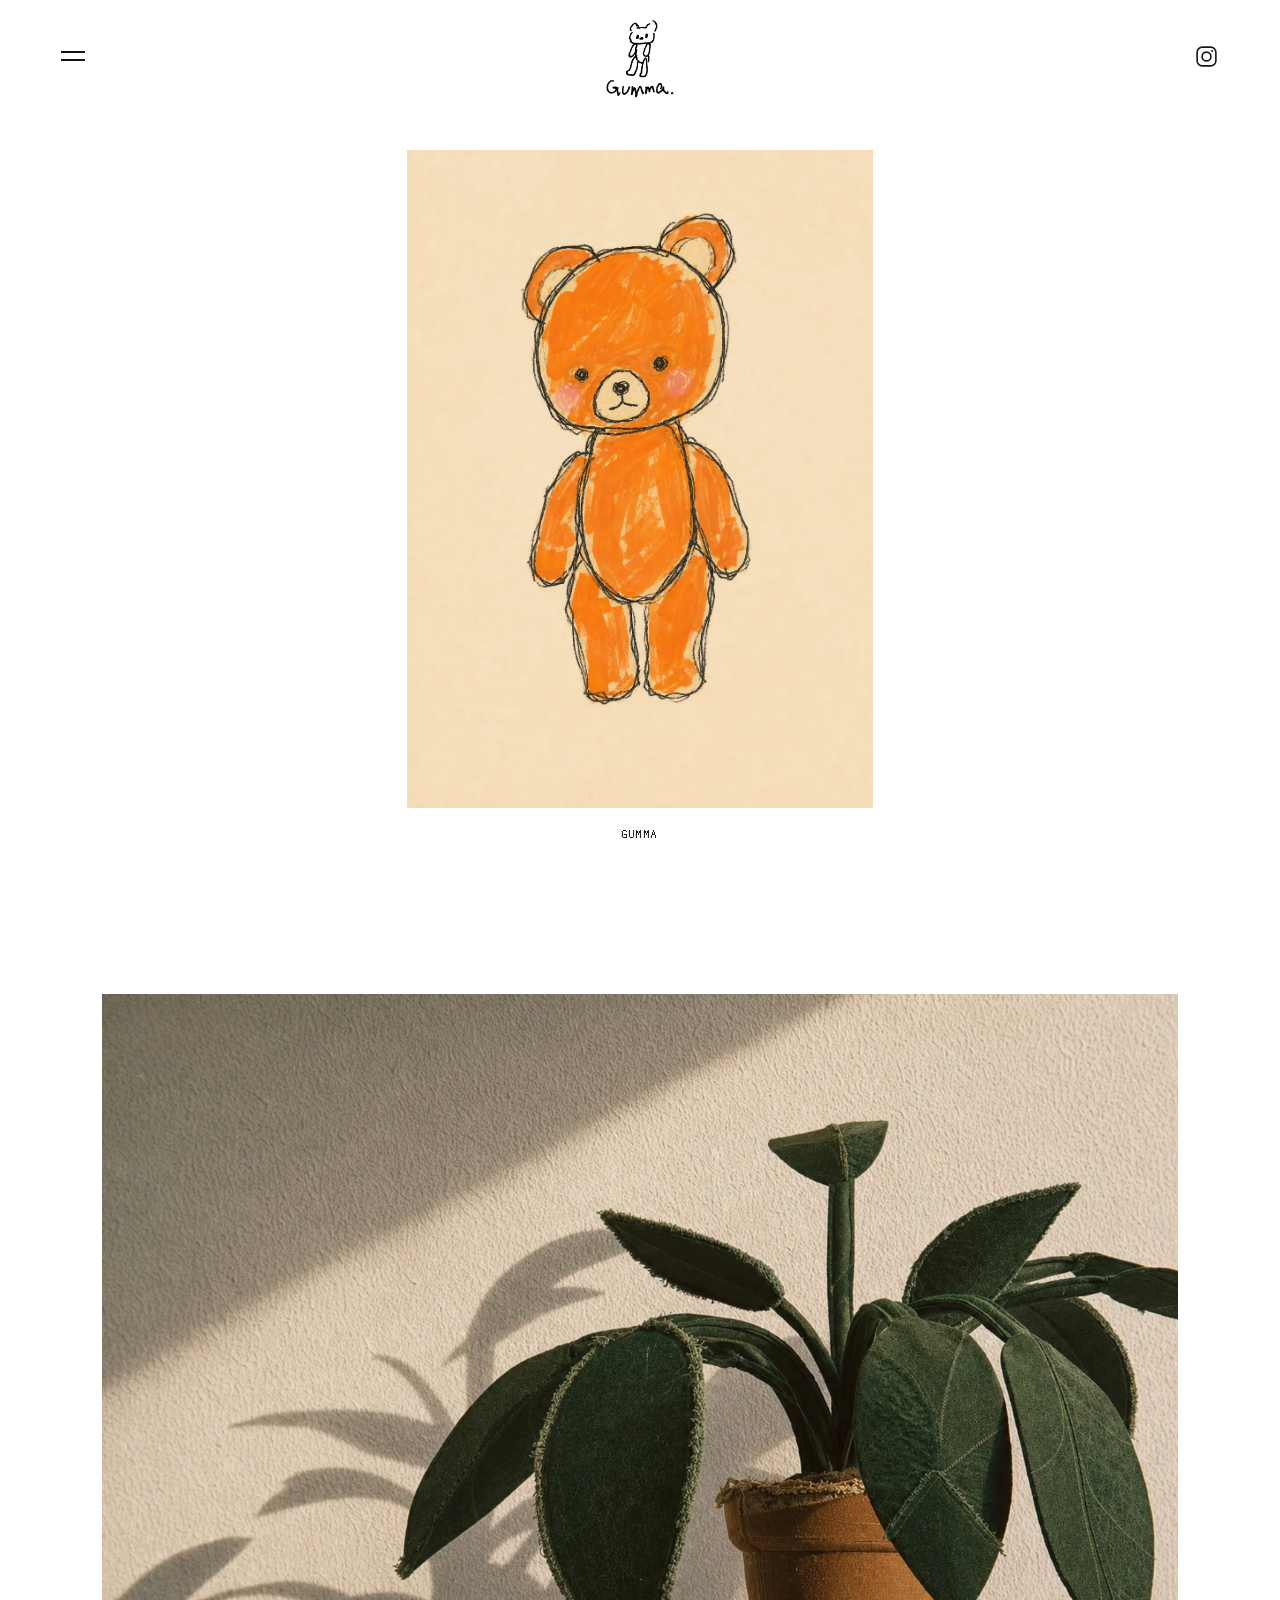
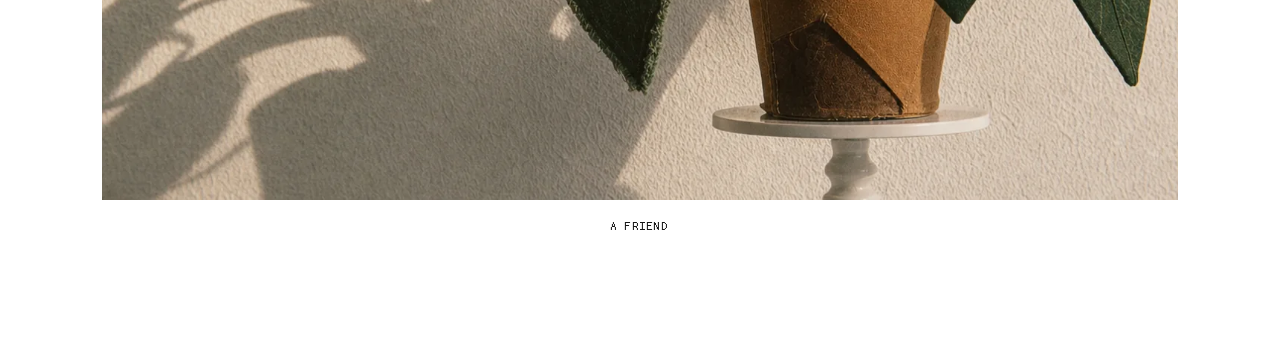
<file: index.html>
<!doctype html>
<html lang="zh-CN">
  <head>
    <meta charset="UTF-8" />
    <meta name="viewport" content="width=device-width, initial-scale=1.0" />
    <meta name="description" content="Gumma illustration studio." />
    <title>Gumma</title>
    <link
      rel="preload"
      as="image"
      href="assets/1.webp?v=20260821-7"
      type="image/webp"
      fetchpriority="high"
    />
    <link rel="stylesheet" href="styles.css?v=20260821-13" />
    <script src="drawer.js?v=20260821-8" defer></script>
  </head>
  <body>
    <header class="site-header">
      <div class="header-left">
        <button
          class="drawer-toggle"
          type="button"
          aria-label="Open menu"
          aria-expanded="false"
          aria-controls="site-drawer"
          data-drawer-toggle
        >
          <span></span>
          <span></span>
        </button>
      </div>

      <a class="logo" href="./" aria-label="Gumma 首页">
        <img src="assets/logo.png?v=20260819-2" alt="Gumma" />
      </a>

      <a
        class="instagram-link"
        href="https://www.instagram.com/gumma.art?igsh=MWczbzkza3F4bHZzZQ%3D%3D&amp;utm_source=qr"
        target="_blank"
        rel="noopener noreferrer"
        aria-label="在新窗口打开 Instagram"
      >
        <svg viewBox="0 0 24 24" aria-hidden="true">
          <rect x="3" y="3" width="18" height="18" rx="5"></rect>
          <circle cx="12" cy="12" r="4.25"></circle>
          <circle class="ig-dot" cx="17.4" cy="6.7" r="1"></circle>
        </svg>
      </a>
    </header>

    <div class="drawer-backdrop" data-drawer-backdrop></div>
    <aside
      class="site-drawer"
      id="site-drawer"
      aria-hidden="true"
      tabindex="-1"
      data-drawer
    >
      <nav class="drawer-nav" aria-label="Site navigation">
        <a class="drawer-item" href="blog.html">Blog</a>
        <a class="drawer-item" href="contact.html">Contact</a>
      </nav>
    </aside>

    <main class="home-main">
      <section class="home-gallery" aria-label="Featured artwork">
        <article class="home-project home-project--portrait">
          <a
            class="home-project-link"
            href="project.html?project=gumma"
            aria-label="View the Gumma project"
          >
            <picture class="home-project-media">
              <source srcset="assets/1.webp?v=20260821-7" type="image/webp" />
              <img
                src="assets/1.png?v=20260821-7"
                alt="Gumma illustrated bear"
                width="1055"
                height="1491"
                loading="eager"
                fetchpriority="high"
                decoding="sync"
              />
            </picture>

            <span class="home-project-cta" aria-hidden="true">
              <span>Gumma</span>
            </span>
          </a>
        </article>

        <article class="home-project home-project--landscape">
          <a
            class="home-project-link"
            href="project.html?project=plant"
            aria-label="View the Silver Queen project"
          >
            <picture class="home-project-media">
              <source srcset="assets/2.webp?v=20260821-11" type="image/webp" />
              <img
                src="assets/2.png?v=20260821-11"
                alt="Silver Queen handcrafted plant in warm sunlight"
                width="1448"
                height="1086"
                loading="lazy"
                decoding="async"
              />
            </picture>

            <span class="home-project-cta" aria-hidden="true">
              <span>A Friend</span>
            </span>
          </a>
        </article>
      </section>
    </main>
  </body>
</html>
</file>
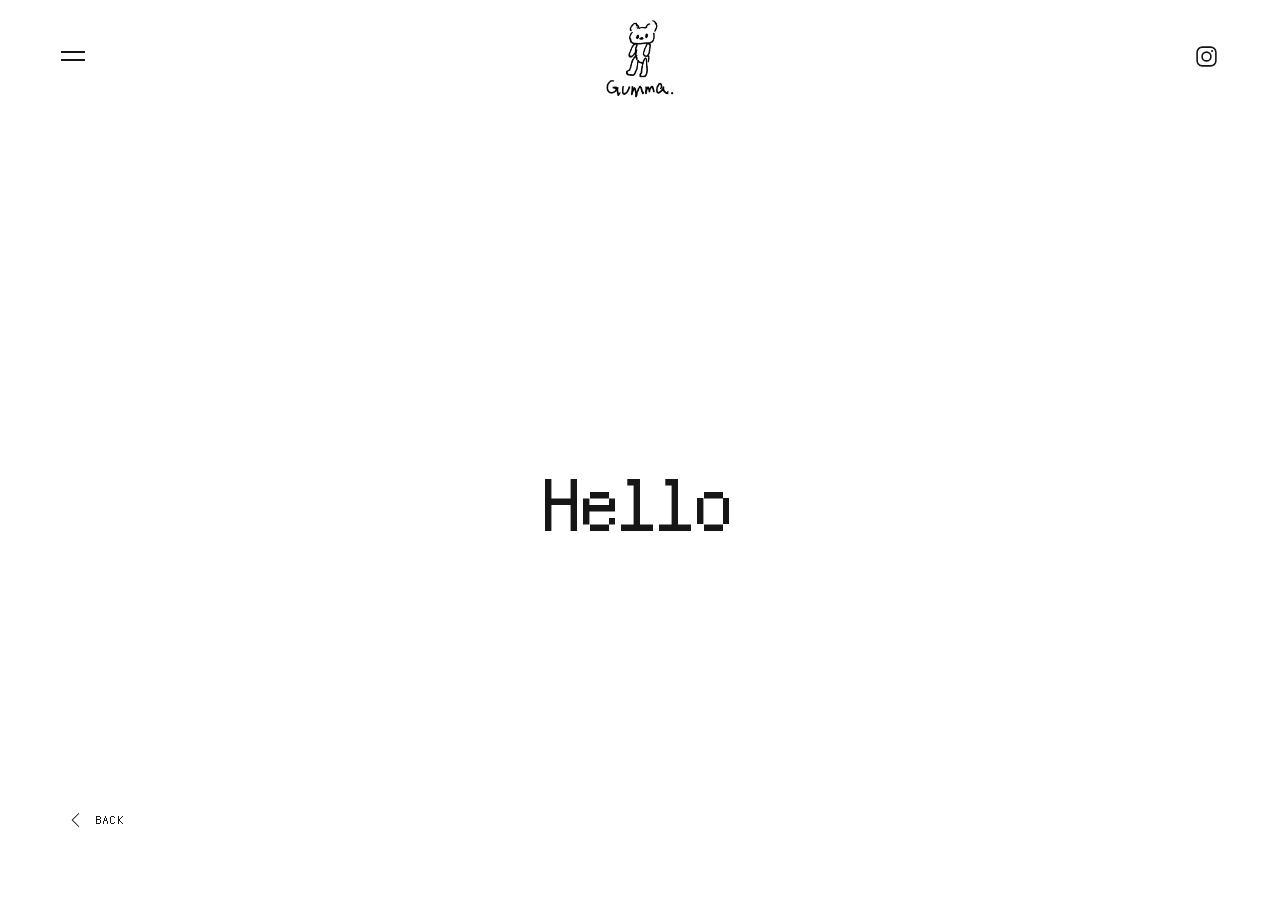
<file: blog.html>
<!doctype html>
<html lang="en">
  <head>
    <meta charset="UTF-8" />
    <meta name="viewport" content="width=device-width, initial-scale=1.0" />
    <meta name="description" content="Gumma blog." />
    <title>Blog — Gumma</title>
    <link rel="stylesheet" href="styles.css?v=20260821-13" />
    <script src="drawer.js?v=20260821-8" defer></script>
  </head>
  <body class="coming-soon-page">
    <header class="site-header">
      <div class="header-left">
        <button
          class="drawer-toggle"
          type="button"
          aria-label="Open menu"
          aria-expanded="false"
          aria-controls="site-drawer"
          data-drawer-toggle
        >
          <span></span>
          <span></span>
        </button>
      </div>

      <a class="logo" href="./" aria-label="Gumma homepage">
        <img src="assets/logo.png?v=20260819-2" alt="Gumma" />
      </a>

      <a
        class="instagram-link"
        href="https://www.instagram.com/gumma.art?igsh=MWczbzkza3F4bHZzZQ%3D%3D&amp;utm_source=qr"
        target="_blank"
        rel="noopener noreferrer"
        aria-label="Open Instagram in a new tab"
      >
        <svg viewBox="0 0 24 24" aria-hidden="true">
          <rect x="3" y="3" width="18" height="18" rx="5"></rect>
          <circle cx="12" cy="12" r="4.25"></circle>
          <circle class="ig-dot" cx="17.4" cy="6.7" r="1"></circle>
        </svg>
      </a>
    </header>

    <div class="drawer-backdrop" data-drawer-backdrop></div>
    <aside
      class="site-drawer"
      id="site-drawer"
      aria-hidden="true"
      tabindex="-1"
      data-drawer
    >
      <nav class="drawer-nav" aria-label="Site navigation">
        <a class="drawer-item" href="blog.html" aria-current="page">Blog</a>
        <a class="drawer-item" href="contact.html">Contact</a>
      </nav>
    </aside>

    <main class="coming-soon-main">
      <h1>Hello</h1>

      <nav class="coming-soon-navigation" aria-label="Page navigation">
        <a class="project-nav-link project-nav-link--back" href="./">
          <svg viewBox="0 0 32 32" aria-hidden="true">
            <path d="M20 7 11 16l9 9"></path>
          </svg>
          <span>Back</span>
        </a>
      </nav>
    </main>
  </body>
</html>
</file>
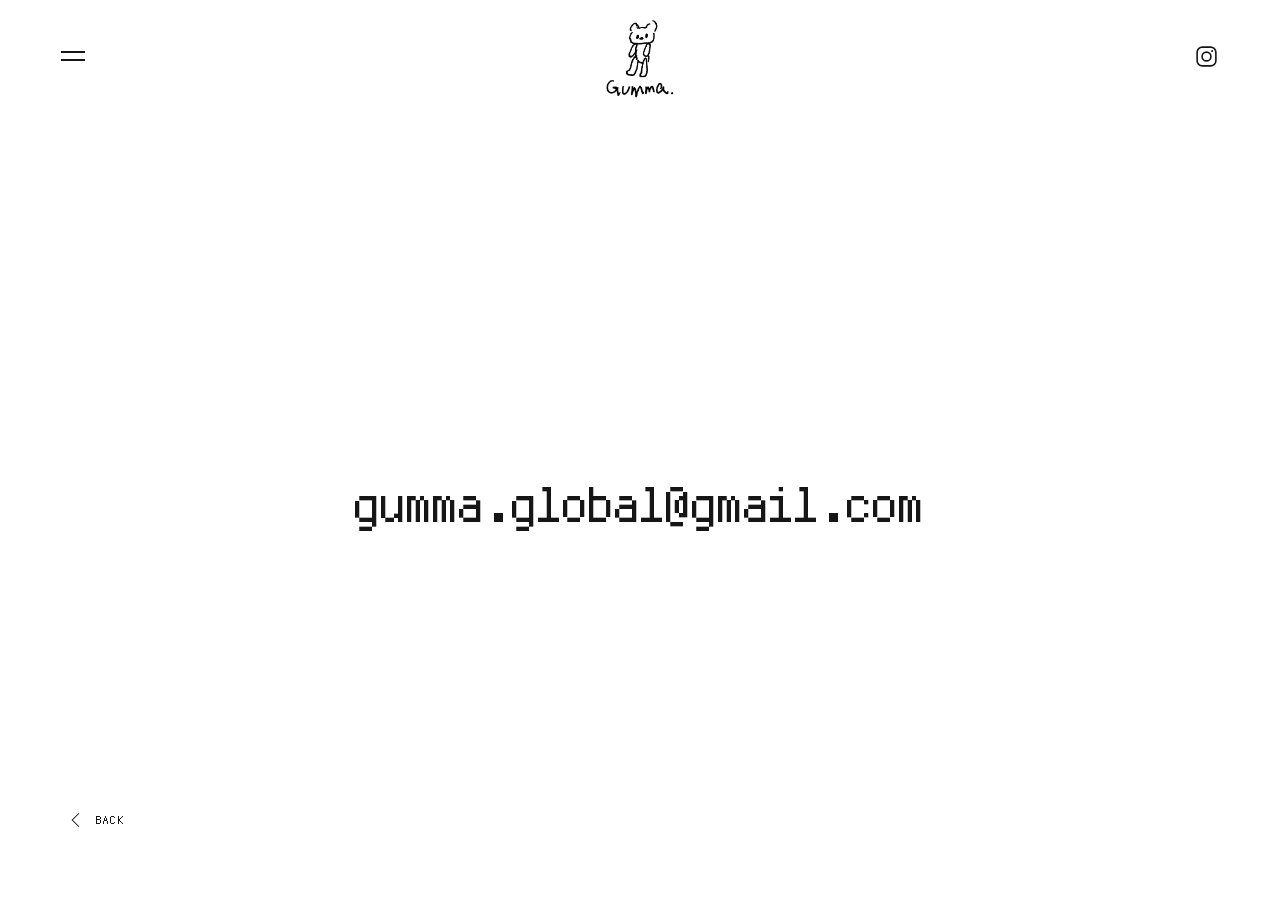
<file: contact.html>
<!doctype html>
<html lang="en">
  <head>
    <meta charset="UTF-8" />
    <meta name="viewport" content="width=device-width, initial-scale=1.0" />
    <meta name="description" content="Contact Gumma." />
    <title>Contact — Gumma</title>
    <link rel="stylesheet" href="styles.css?v=20260821-13" />
    <script src="drawer.js?v=20260821-8" defer></script>
  </head>
  <body class="coming-soon-page">
    <header class="site-header">
      <div class="header-left">
        <button
          class="drawer-toggle"
          type="button"
          aria-label="Open menu"
          aria-expanded="false"
          aria-controls="site-drawer"
          data-drawer-toggle
        >
          <span></span>
          <span></span>
        </button>
      </div>

      <a class="logo" href="./" aria-label="Gumma homepage">
        <img src="assets/logo.png?v=20260819-2" alt="Gumma" />
      </a>

      <a
        class="instagram-link"
        href="https://www.instagram.com/gumma.art?igsh=MWczbzkza3F4bHZzZQ%3D%3D&amp;utm_source=qr"
        target="_blank"
        rel="noopener noreferrer"
        aria-label="Open Instagram in a new tab"
      >
        <svg viewBox="0 0 24 24" aria-hidden="true">
          <rect x="3" y="3" width="18" height="18" rx="5"></rect>
          <circle cx="12" cy="12" r="4.25"></circle>
          <circle class="ig-dot" cx="17.4" cy="6.7" r="1"></circle>
        </svg>
      </a>
    </header>

    <div class="drawer-backdrop" data-drawer-backdrop></div>
    <aside
      class="site-drawer"
      id="site-drawer"
      aria-hidden="true"
      tabindex="-1"
      data-drawer
    >
      <nav class="drawer-nav" aria-label="Site navigation">
        <a class="drawer-item" href="blog.html">Blog</a>
        <a class="drawer-item" href="contact.html" aria-current="page">Contact</a>
      </nav>
    </aside>

    <main class="coming-soon-main">
      <h1 class="contact-address">
        <a href="mailto:gumma.global@gmail.com">gumma.global@gmail.com</a>
      </h1>

      <nav class="coming-soon-navigation" aria-label="Page navigation">
        <a class="project-nav-link project-nav-link--back" href="./">
          <svg viewBox="0 0 32 32" aria-hidden="true">
            <path d="M20 7 11 16l9 9"></path>
          </svg>
          <span>Back</span>
        </a>
      </nav>
    </main>
  </body>
</html>
</file>
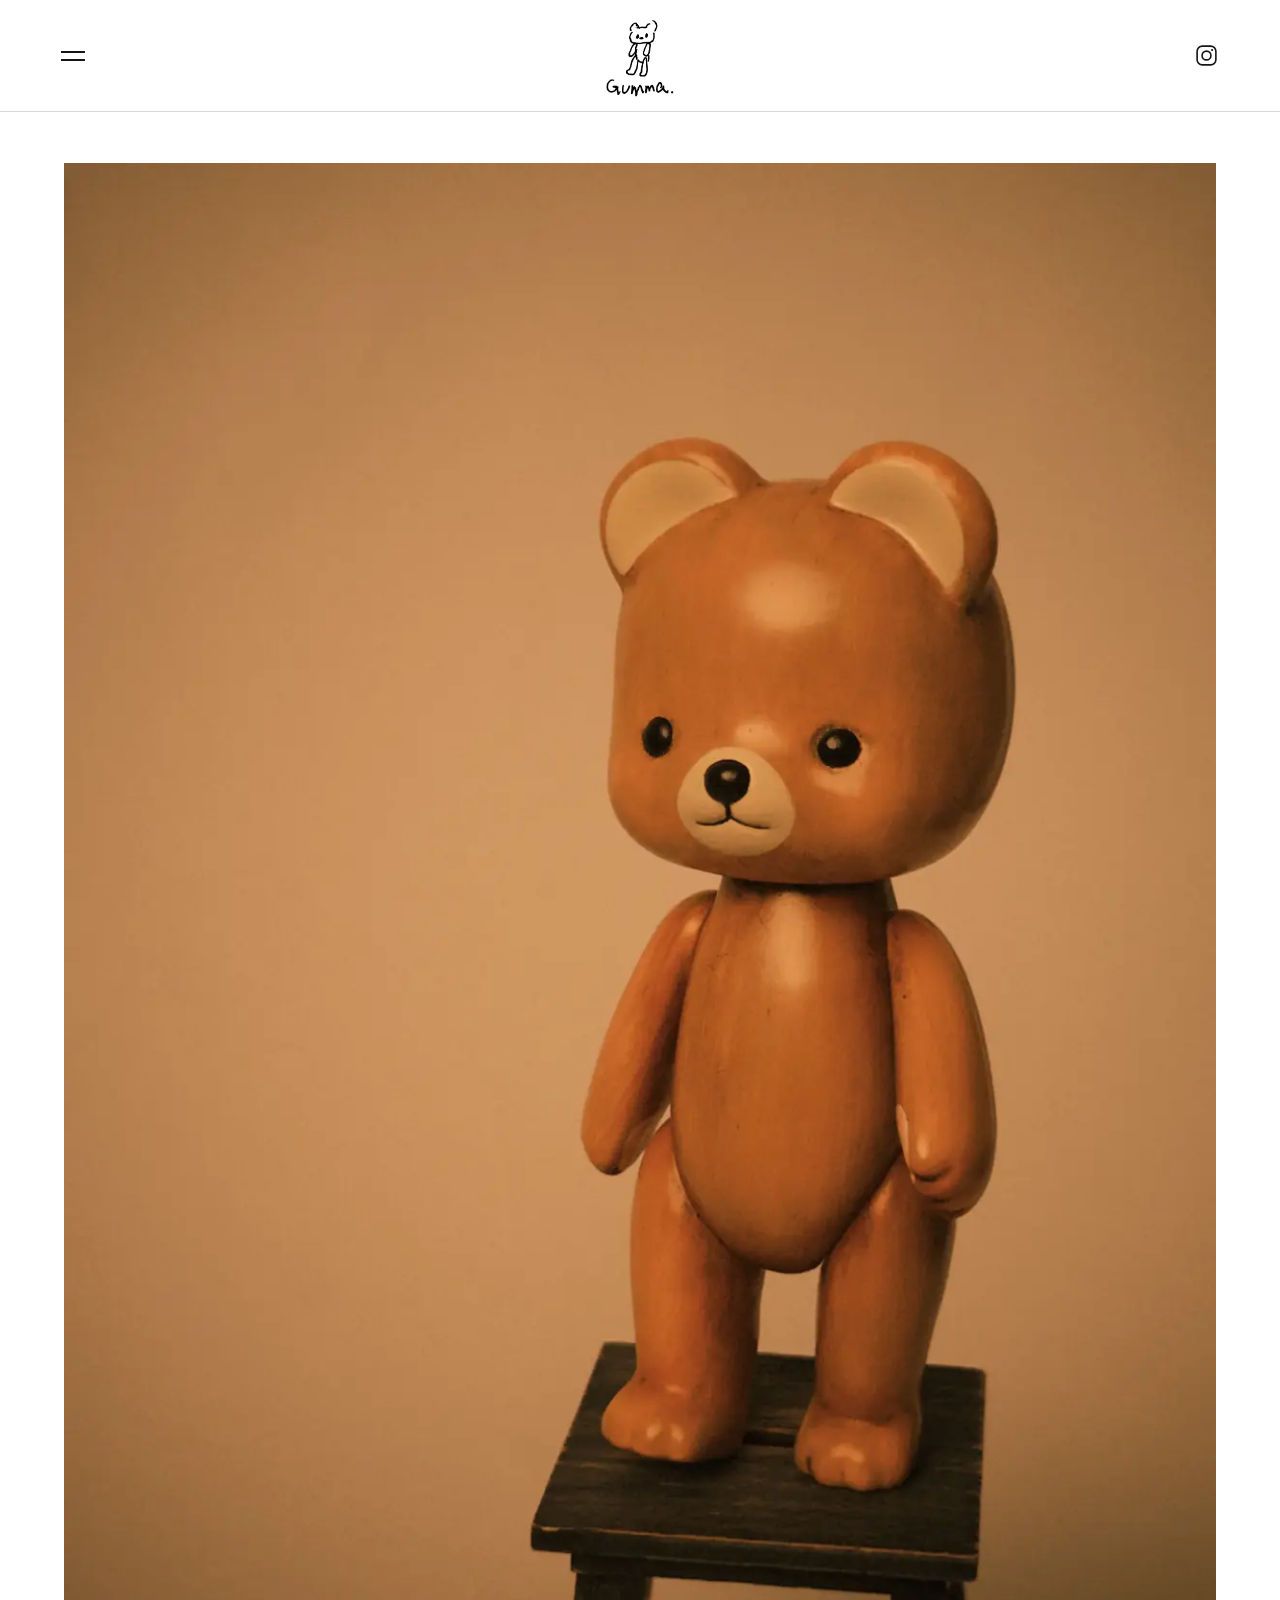
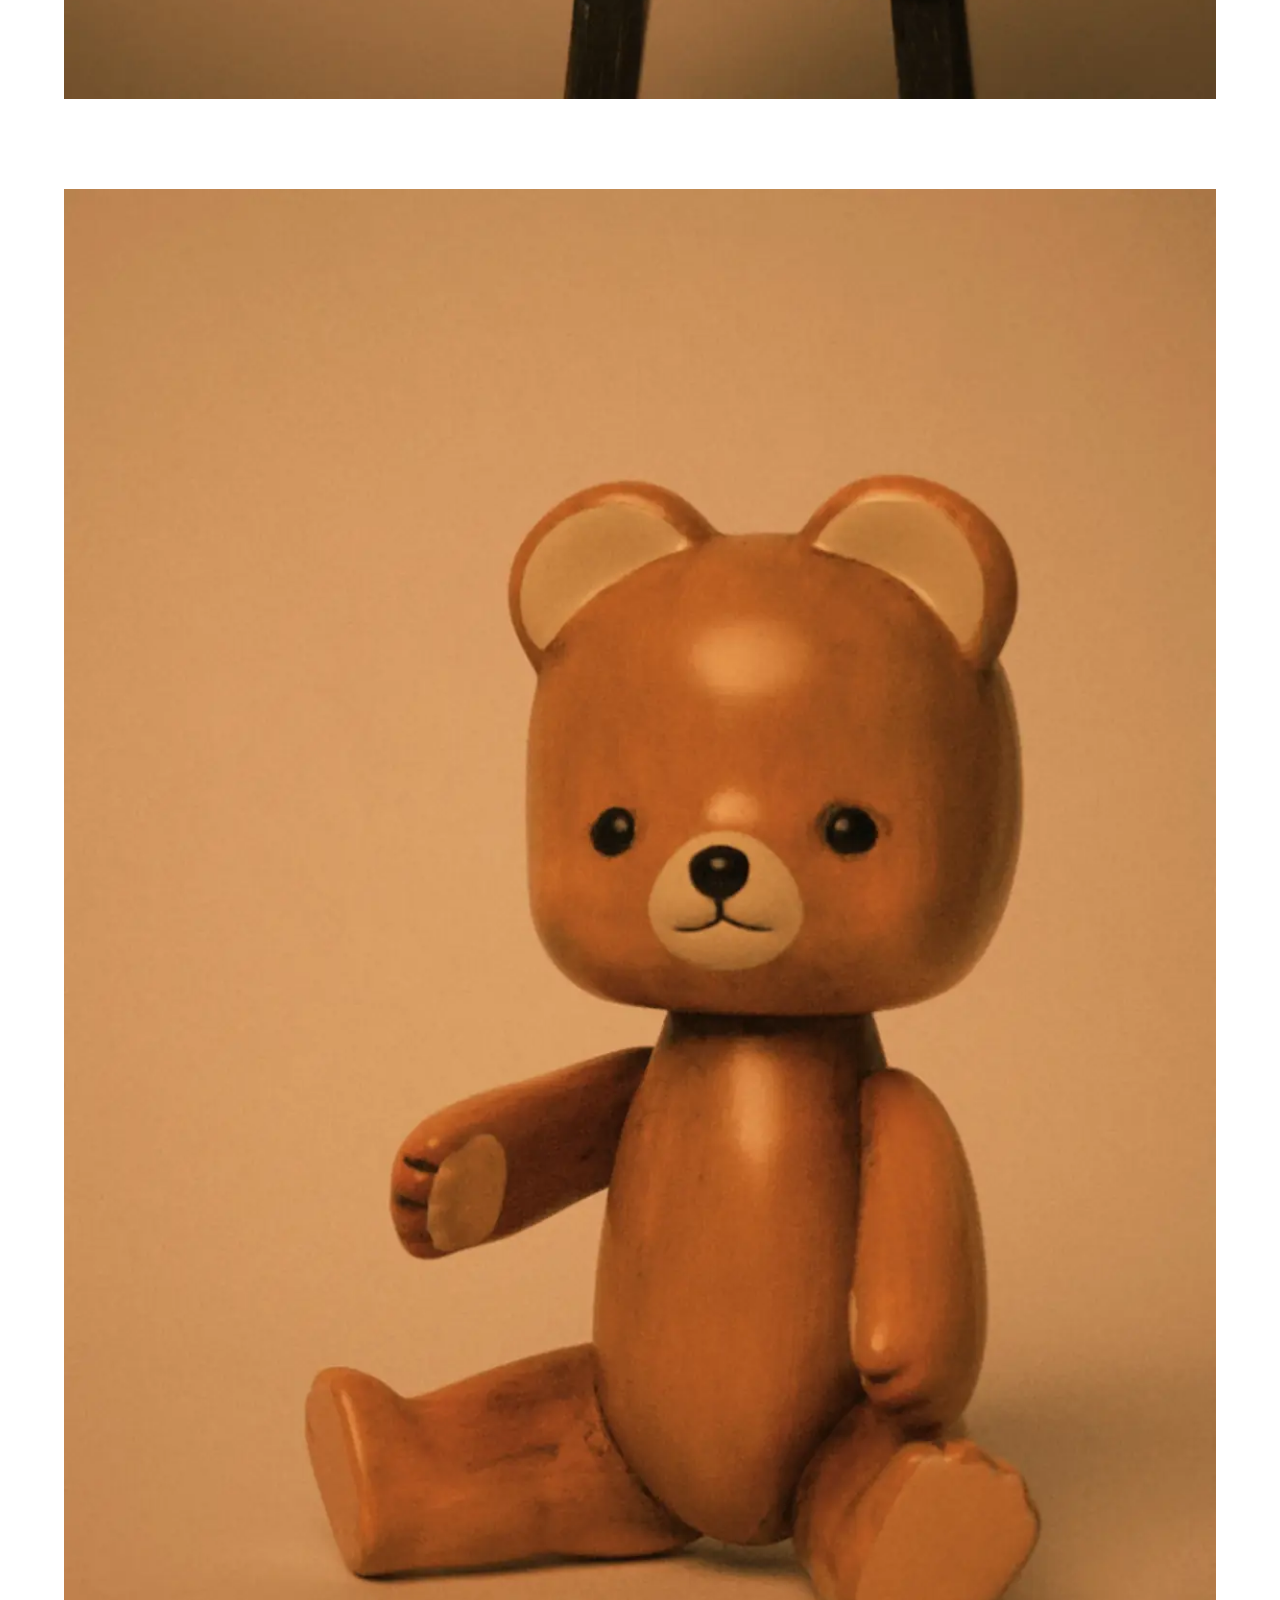
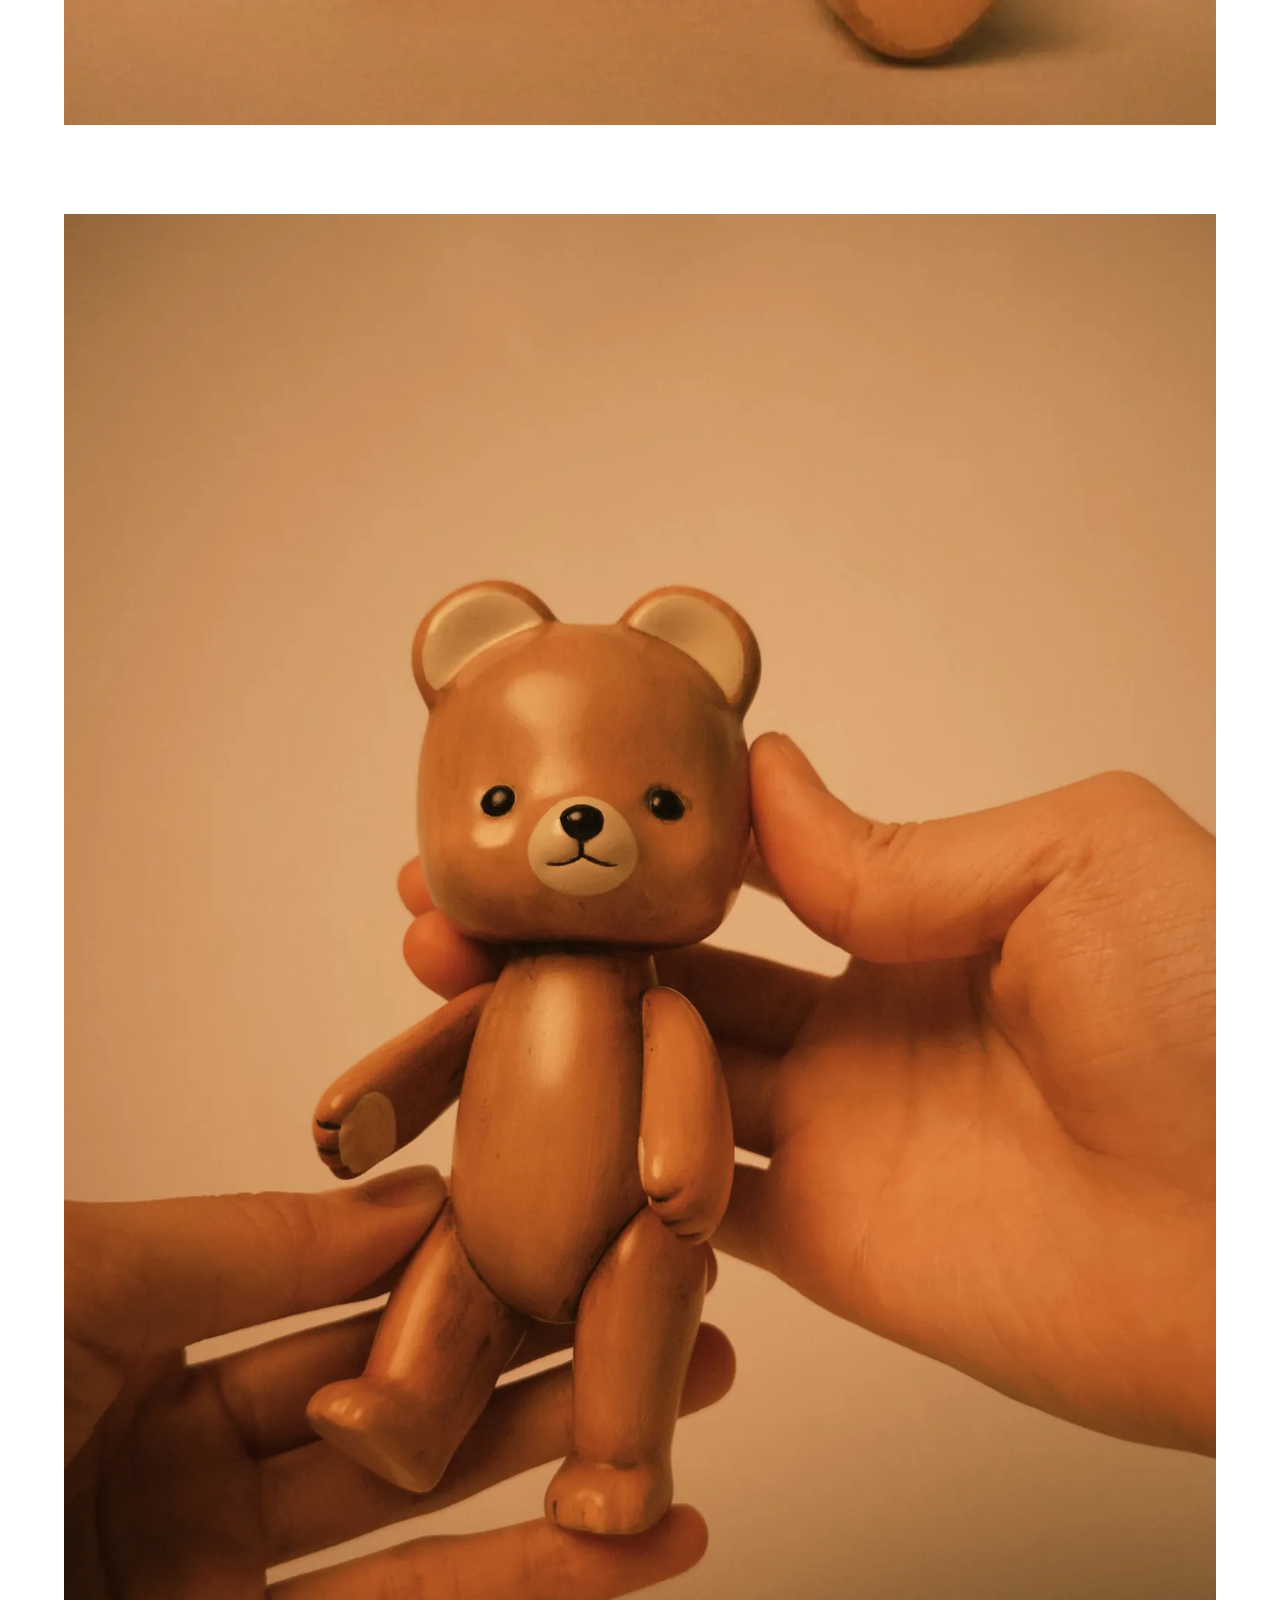
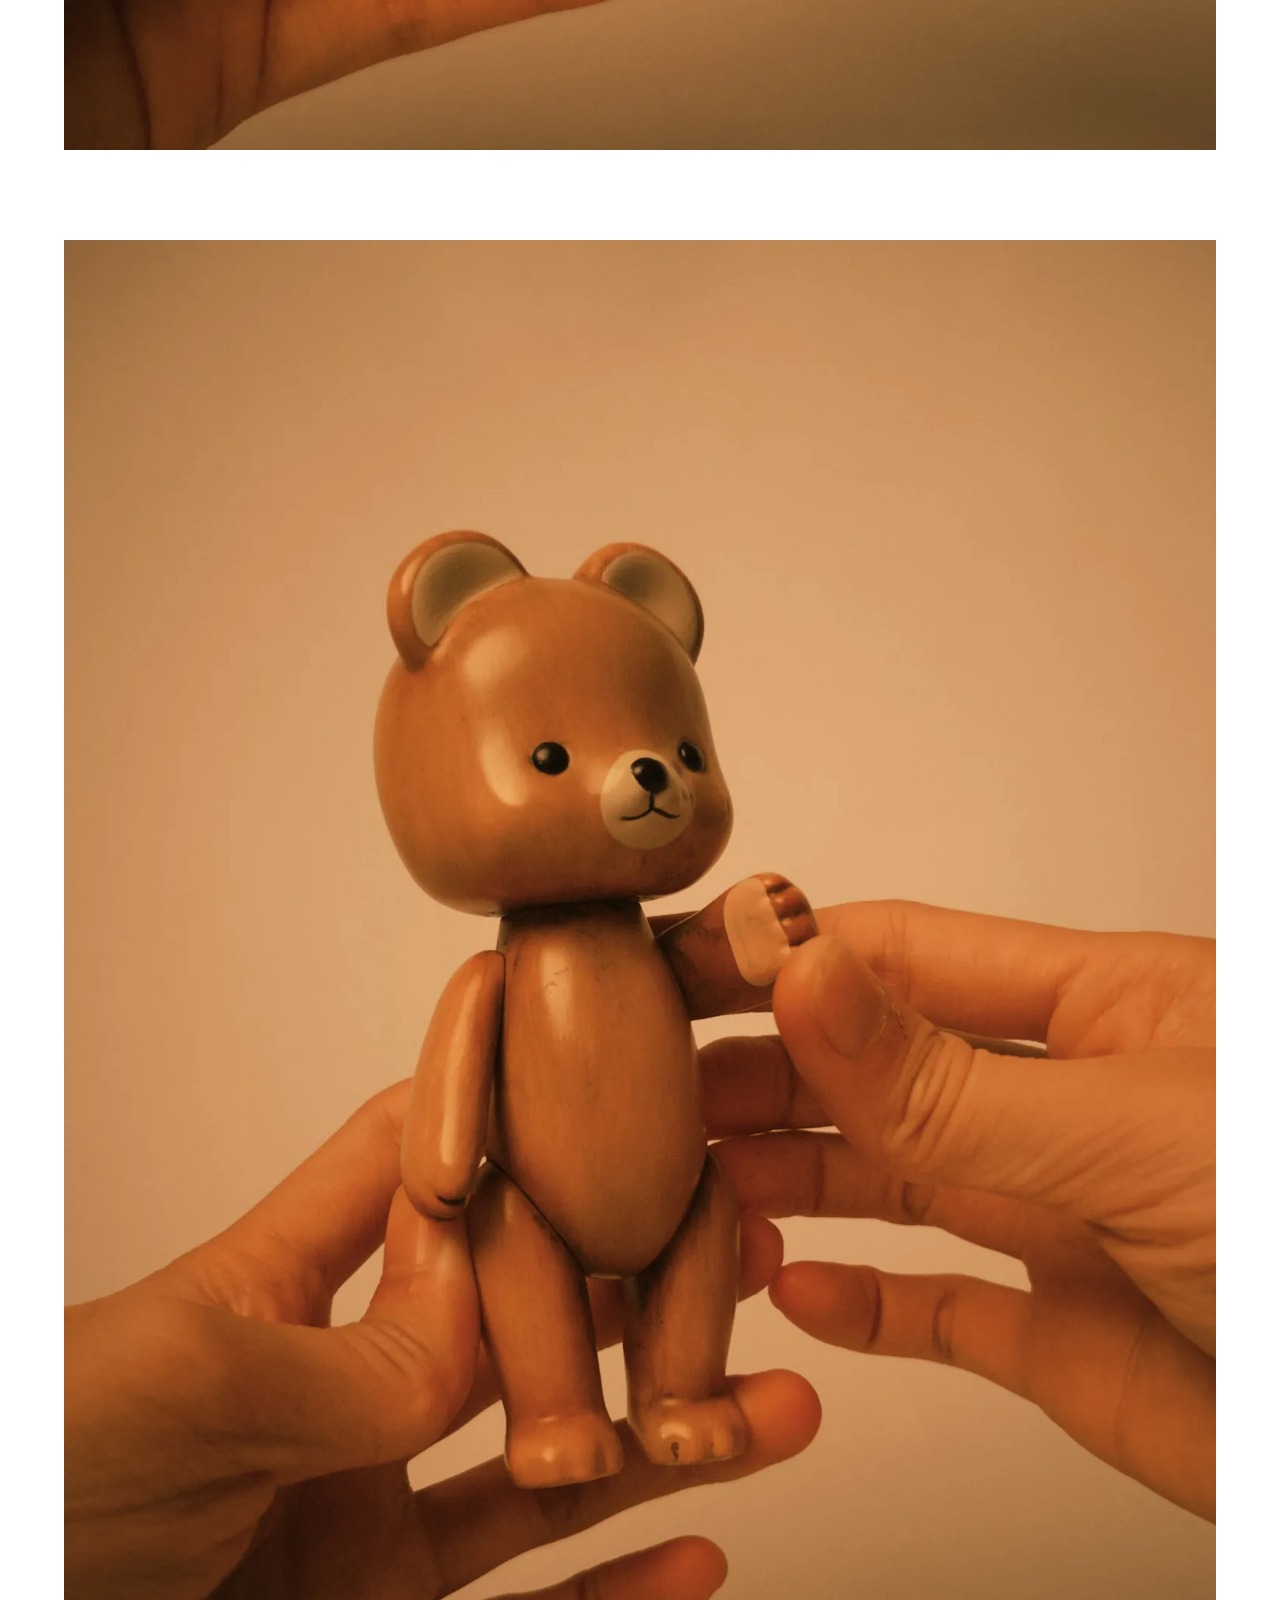
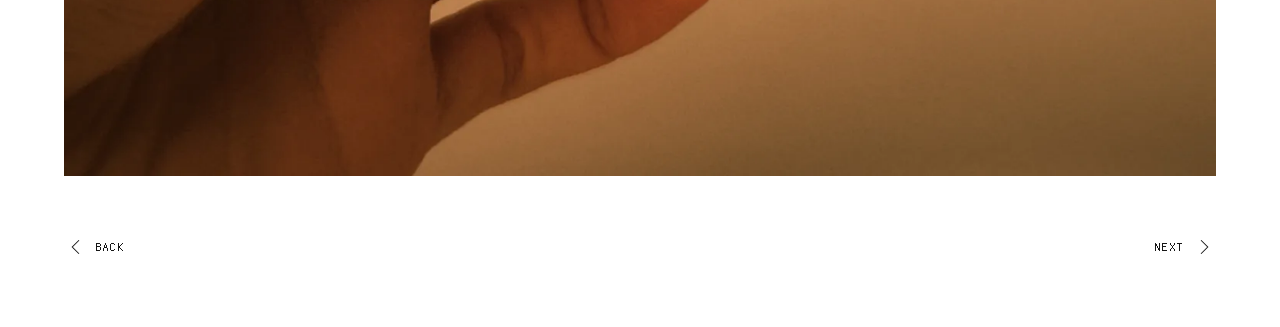
<file: project.html>
<!doctype html>
<html lang="en">
  <head>
    <meta charset="UTF-8" />
    <meta name="viewport" content="width=device-width, initial-scale=1.0" />
    <meta name="description" content="Gumma project details." />
    <title>Project — Gumma</title>
    <link rel="stylesheet" href="styles.css?v=20260821-13" />
    <script src="drawer.js?v=20260821-8" defer></script>
    <script src="project.js?v=20260821-16" defer></script>
  </head>
  <body class="project-page">
    <header class="site-header project-site-header">
      <div class="header-left">
        <button
          class="drawer-toggle"
          type="button"
          aria-label="Open menu"
          aria-expanded="false"
          aria-controls="site-drawer"
          data-drawer-toggle
        >
          <span></span>
          <span></span>
        </button>
      </div>

      <a class="logo" href="./" aria-label="Gumma homepage">
        <img src="assets/logo.png?v=20260819-2" alt="Gumma" />
      </a>

      <a
        class="instagram-link"
        href="https://www.instagram.com/gumma.art?igsh=MWczbzkza3F4bHZzZQ%3D%3D&amp;utm_source=qr"
        target="_blank"
        rel="noopener noreferrer"
        aria-label="Open Instagram in a new tab"
      >
        <svg viewBox="0 0 24 24" aria-hidden="true">
          <rect x="3" y="3" width="18" height="18" rx="5"></rect>
          <circle cx="12" cy="12" r="4.25"></circle>
          <circle class="ig-dot" cx="17.4" cy="6.7" r="1"></circle>
        </svg>
      </a>
    </header>

    <div class="drawer-backdrop" data-drawer-backdrop></div>
    <aside
      class="site-drawer"
      id="site-drawer"
      aria-hidden="true"
      tabindex="-1"
      data-drawer
    >
      <nav class="drawer-nav" aria-label="Site navigation">
        <a class="drawer-item" href="blog.html">Blog</a>
        <a class="drawer-item" href="contact.html">Contact</a>
      </nav>
    </aside>

    <main class="project-main">
      <div class="project-gallery" data-project-gallery></div>

      <nav class="project-navigation" aria-label="Project navigation">
        <a class="project-nav-link project-nav-link--back" href="./">
          <svg viewBox="0 0 32 32" aria-hidden="true">
            <path d="M20 7 11 16l9 9"></path>
          </svg>
          <span>Back</span>
        </a>
        <a class="project-nav-link project-nav-link--next" href="#top" data-next-project>
          <span>Next</span>
          <svg viewBox="0 0 32 32" aria-hidden="true">
            <path d="m12 7 9 9-9 9"></path>
          </svg>
        </a>
      </nav>
    </main>

    <template id="gallery-item-template">
      <figure class="gallery-item">
        <picture>
          <source type="image/webp" />
          <img alt="" loading="lazy" decoding="async" />
        </picture>
      </figure>
    </template>
  </body>
</html>
</file>
<file: styles.css>
@font-face {
  font-family: "Fusion Pixel";
  src: url("font/fusion-pixel-latin.ttf?v=20260821-8") format("truetype");
  font-style: normal;
  font-weight: 400;
  font-display: swap;
}

:root {
  --paper: #fff;
  --ink: #161616;
  --muted: rgba(22, 22, 22, 0.55);
  --line: rgba(22, 22, 22, 0.16);
  --header-height: 112px;
}

* {
  box-sizing: border-box;
}

html {
  scroll-behavior: smooth;
}

html,
body {
  width: 100%;
  min-height: 100%;
}

body {
  margin: 0;
  overflow-x: hidden;
  background: var(--paper);
  color: var(--ink);
  font-family: "Fusion Pixel", Arial, Helvetica, sans-serif;
  -webkit-font-smoothing: antialiased;
}

a {
  color: inherit;
  text-decoration: none;
}

button {
  color: inherit;
  font: inherit;
}

.site-header {
  position: relative;
  z-index: 50;
  display: grid;
  grid-template-columns: 1fr auto 1fr;
  align-items: center;
  width: 100%;
  height: var(--header-height);
  padding: 12px clamp(24px, 4vw, 64px);
  background: var(--paper);
}

.header-left {
  grid-column: 1;
  justify-self: start;
  display: flex;
  align-items: center;
  gap: 12px;
}

.drawer-toggle {
  position: relative;
  display: grid;
  width: 44px;
  height: 44px;
  padding: 0;
  place-items: center;
  border: 0;
  border-radius: 50%;
  background: transparent;
  cursor: pointer;
  transition: background-color 180ms ease;
}

.drawer-toggle span {
  position: absolute;
  width: 24px;
  height: 2px;
  background: currentColor;
  transition: transform 240ms ease;
}

.drawer-toggle span:first-child {
  transform: translateY(-4px);
}

.drawer-toggle span:last-child {
  transform: translateY(4px);
}

.drawer-toggle:hover,
.drawer-toggle:focus-visible {
  background: rgba(22, 22, 22, 0.07);
}

.drawer-toggle:focus-visible {
  outline: 2px solid currentColor;
  outline-offset: 4px;
}

.drawer-open .drawer-toggle span:first-child {
  transform: rotate(45deg);
}

.drawer-open .drawer-toggle span:last-child {
  transform: rotate(-45deg);
}

.drawer-backdrop {
  position: fixed;
  z-index: 30;
  inset: var(--header-height) 0 0;
  background: rgba(22, 22, 22, 0.16);
  opacity: 0;
  pointer-events: none;
  transition: opacity 280ms ease;
}

.site-drawer {
  position: fixed;
  z-index: 40;
  top: var(--header-height);
  bottom: 0;
  left: 0;
  width: min(420px, 86vw);
  padding: clamp(42px, 8vw, 96px) clamp(28px, 5vw, 64px);
  overflow-y: auto;
  background: var(--paper);
  outline: none;
  transform: translateX(-100%);
  transition: transform 360ms cubic-bezier(0.22, 1, 0.36, 1);
}

.drawer-nav {
  display: flex;
  flex-direction: column;
  align-items: flex-start;
  gap: 28px;
}

.drawer-item {
  display: inline-block;
  font-size: clamp(1.2rem, 2.4vw, 1.75rem);
  line-height: 1;
  transition: opacity 180ms ease;
}

.drawer-item:hover,
.drawer-item:focus-visible {
  opacity: 0.5;
}

.drawer-item:focus-visible {
  outline: 2px solid currentColor;
  outline-offset: 6px;
}

.drawer-open {
  overflow: hidden;
}

.drawer-open .drawer-backdrop {
  opacity: 1;
  pointer-events: auto;
}

.drawer-open .site-drawer {
  transform: translateX(0);
}

.logo {
  grid-column: 2;
  display: block;
  height: 84px;
}

.logo img {
  display: block;
  width: auto;
  height: 100%;
  object-fit: contain;
}

.instagram-link {
  grid-column: 3;
  justify-self: end;
  display: grid;
  width: 44px;
  height: 44px;
  place-items: center;
  border-radius: 50%;
  color: var(--ink);
  transition: background-color 180ms ease, transform 180ms ease;
}

.instagram-link svg {
  width: 25px;
  height: 25px;
  fill: none;
  stroke: currentColor;
  stroke-width: 1.55;
}

.instagram-link .ig-dot {
  fill: currentColor;
  stroke: none;
}

.instagram-link:hover,
.instagram-link:focus-visible {
  background: rgba(22, 22, 22, 0.07);
  transform: rotate(7deg);
}

.instagram-link:focus-visible,
.logo:focus-visible,
.home-project-link:focus-visible,
.project-navigation a:focus-visible,
.coming-soon-navigation a:focus-visible,
.contact-address a:focus-visible {
  outline: 2px solid currentColor;
  outline-offset: 4px;
}

.home-main {
  min-height: calc(100svh - var(--header-height));
}

.home-gallery {
  display: grid;
  gap: clamp(88px, 12vw, 180px);
  width: 100%;
  padding: clamp(16px, 3vw, 48px) clamp(20px, 8vw, 130px)
    clamp(72px, 10vw, 150px);
}

.home-project {
  width: 100%;
  margin: 0 auto;
}

.home-project--portrait {
  max-width: 1055px;
}

.home-project--landscape {
  max-width: 1448px;
}

.home-project-link,
.home-project-media {
  display: block;
}

.home-project-media img {
  display: block;
  width: 100%;
  height: auto;
  object-fit: contain;
  transition: transform 450ms cubic-bezier(0.22, 1, 0.36, 1);
}

.home-project--portrait .home-project-media img {
  width: auto;
  max-width: 100%;
  max-height: calc(100svh - var(--header-height) - 130px);
  margin: 0 auto;
}

.home-project-cta {
  display: flex;
  align-items: center;
  justify-content: center;
  gap: 10px;
  margin-top: 20px;
  font-size: 0.78rem;
  letter-spacing: 0.1em;
  text-transform: uppercase;
}

.home-project-link:hover .home-project-media img,
.home-project-link:focus-visible .home-project-media img {
  transform: scale(1.01);
}


.project-page {
  overflow: visible;
}

.project-site-header {
  position: sticky;
  top: 0;
  border-bottom: 1px solid var(--line);
}

.project-main {
  width: min(100%, 1600px);
  margin: 0 auto;
  padding: clamp(24px, 4vw, 64px) clamp(20px, 5vw, 80px) 60px;
}

.project-gallery {
  display: grid;
  gap: clamp(34px, 7vw, 110px);
}

.gallery-item {
  display: flex;
  justify-content: center;
  width: 100%;
  margin: 0;
}

.gallery-item picture {
  display: block;
  width: 100%;
}

.gallery-item img {
  display: block;
  width: 100%;
  max-width: 100%;
  height: auto;
  max-height: none;
  object-fit: contain;
}

.project-navigation {
  display: flex;
  align-items: center;
  justify-content: space-between;
  gap: 30px;
  margin-top: clamp(24px, 4vw, 56px);
  font-size: 0.75rem;
  letter-spacing: 0.1em;
  text-transform: uppercase;
}

.project-nav-link {
  display: inline-flex;
  align-items: center;
  gap: 8px;
  padding: 8px 0;
}

.project-nav-link svg {
  width: 24px;
  height: 24px;
  fill: none;
  stroke: currentColor;
  stroke-width: 1.35;
  transition: transform 180ms ease;
}

.project-nav-link--back:hover svg {
  transform: translateX(-4px);
}

.project-nav-link--next:hover svg {
  transform: translateX(4px);
}

.coming-soon-page {
  min-height: 100svh;
}

.coming-soon-main {
  position: relative;
  display: grid;
  min-height: calc(100svh - var(--header-height));
  padding: 32px;
  place-items: center;
  text-align: center;
}

.coming-soon-main h1 {
  margin: 0;
  font-size: clamp(2rem, 6vw, 5rem);
  font-weight: 400;
  line-height: 1;
}

.coming-soon-main .contact-address {
  max-width: calc(100vw - 64px);
  font-size: clamp(1.15rem, 4vw, 3.5rem);
  overflow-wrap: anywhere;
}

.contact-address a {
  transition: opacity 180ms ease;
}

.contact-address a:hover {
  opacity: 0.5;
}

.coming-soon-navigation {
  position: absolute;
  bottom: clamp(28px, 5vw, 60px);
  left: clamp(20px, 5vw, 80px);
  font-size: 0.75rem;
  letter-spacing: 0.1em;
  text-transform: uppercase;
}

@media (max-width: 640px) {
  :root {
    --header-height: 84px;
  }

  .site-header {
    padding: 8px 18px;
  }

  .logo {
    height: 66px;
  }

  .instagram-link {
    width: 40px;
    height: 40px;
  }

  .instagram-link svg {
    width: 23px;
    height: 23px;
  }

  .home-gallery {
    gap: 72px;
    padding: 12px 12px 72px;
  }

  .home-project-cta {
    margin-top: 16px;
  }

  .project-main {
    padding: 20px 18px 38px;
  }

  .project-navigation {
    justify-content: space-between;
  }
}

@media (prefers-reduced-motion: reduce) {
  html {
    scroll-behavior: auto;
  }

  *,
  *::before,
  *::after {
    animation-duration: 0.01ms !important;
    animation-iteration-count: 1 !important;
    transition-duration: 0.01ms !important;
  }
}
</file>
